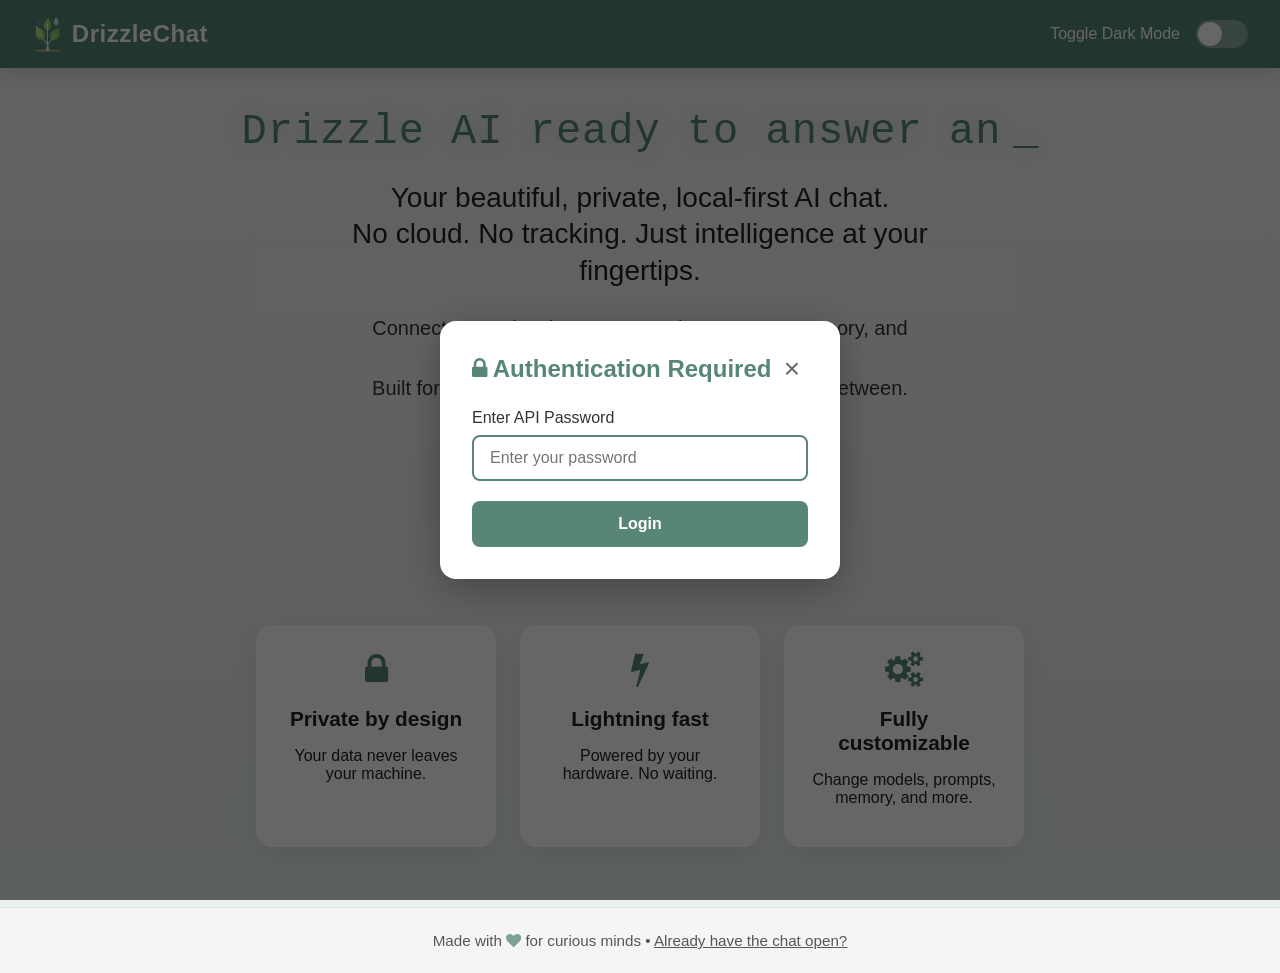
<file: public/index.html>
<!DOCTYPE html>
<html lang="en">
<head>
  <meta charset="UTF-8" />
  <meta name="viewport" content="width=device-width, initial-scale=1.0" />
  <title>DrizzleChat • Your Local AI Companion</title>
  <link rel="stylesheet" href="https://cdnjs.cloudflare.com/ajax/libs/font-awesome/4.7.0/css/font-awesome.min.css">
  <style>
    * {
      box-sizing: border-box;
    }

    :root {
      --accent: #578676;
    }

    body {
      margin: 0;
      font-family: Arial, sans-serif;
      background: #f5f5f5;
      color: #222;
      min-height: 100vh;           /* Changed from height: 100vh */
      display: flex;
      flex-direction: column;
      overflow-y: auto;            /* Allow gentle scroll if needed instead of hidden */
      transition: background 0.4s ease;
    }

    /* Dark Mode */
    body.dark-mode {
      background: rgb(26, 26, 30);
      color: rgb(227, 227, 229);
    }

    body.dark-mode .top-nav {
      background: #578676;
    }

    body.dark-mode .hero {
      background: rgb(26, 26, 30);
    }

    body.dark-mode .hero h1,
    body.dark-mode .hero p,
    body.dark-mode .feature-card {
      color: rgb(227, 227, 229);
    }

    body.dark-mode .big-button {
      box-shadow: 0 10px 30px rgba(87, 134, 118, 0.5);
    }

    /* Top Navigation */
    .top-nav {
      height: 68px;
      background: #578676;
      color: white;
      display: flex;
      align-items: center;
      padding: 0 32px;
      box-shadow: 0 4px 20px rgba(0, 0, 0, 0.15);
      flex-shrink: 0;              /* Never shrink */
      z-index: 100;
    }

    .sidebar-title {
      display: flex;
      align-items: center;
      gap: 8px;
      font-weight: bold;
    }

    .title-text {
      font-size: 24px;
      letter-spacing: 0.5px;
    }

    .sidebar-logo {
      height: 38px;
      width: auto;
    }

    .nav-right {
      display: flex;
      align-items: center;
      gap: 16px;
      margin-left: auto;
    }

    .nav-link {
      color: white;
      text-decoration: none;
      font-weight: 500;
      transition: opacity 0.2s;
    }

    .nav-link:hover {
      opacity: 0.85;
    }

    /* Toggle button */
    .toggle-switch {
      position: relative;
      width: 52px;
      height: 28px;
      background: rgba(255,255,255,0.3);
      border-radius: 30px;
      cursor: pointer;
      transition: background 0.3s;
    }

    .toggle-switch::after {
      content: '';
      position: absolute;
      width: 24px;
      height: 24px;
      border-radius: 50%;
      background: white;
      top: 2px;
      left: 2px;
      transition: left 0.3s ease;
    }

    .toggle-switch.active {
      background: #fff;
    }

    .toggle-switch.active::after {
      left: 26px;
      background: #578676;
    }

    /* HERO SECTION */
    .hero {
      flex: 1;
      display: flex;
      flex-direction: column;
      align-items: center;
      justify-content: center;
      text-align: center;
      padding: 40px 20px 60px;     /* Balanced padding */
      background: linear-gradient(180deg, #f5f5f5 0%, #e8f1ec 100%);
      position: relative;
      overflow: hidden;
      min-height: 0;               /* Important for flex child */
    }

    body.dark-mode .hero {
      background: linear-gradient(180deg, rgb(26,26,30) 0%, rgb(32,36,34) 100%);
    }

    .hero-content {
      max-width: 820px;
      width: 100%;
      display: flex;
      flex-direction: column;
      align-items: center;
      gap: 24px;                   /* Replaced large fixed margins with gap */
    }

    #startTitle {
      font-size: 42px;
      font-weight: 500;
      color: #578676;
      font-family: "Courier New", Courier, monospace;
      letter-spacing: 1px;
      display: inline-flex;
      align-items: center;
      gap: 12px;
      text-shadow: 0 0 20px #5786764d;
      margin: 0;
    }

    body.dark-mode #startTitle {
      color: #7ac2a8;
    }

    #bannerText {
      white-space: nowrap;
    }

    #cursor {
      display: inline-block;
      width: 1ch;
      color: #578676;
      font-weight: bold;
      animation: blinkCursor 0.6s steps(1) infinite;
    }

    @keyframes blinkCursor {
      50% { opacity: 0; }
    }

    @keyframes buttonLaunch {
      0% {
        transform: scale(1);
      }
      30% {
        transform: scale(0.94);
      }
      100% {
        transform: scale(1.18);
        opacity: 0;
      }
    }

    @keyframes pageLaunch {
      0% {
        opacity: 1;
        transform: scale(1);
        filter: blur(0px);
      }
      100% {
        opacity: 0;
        transform: scale(1.04);
        filter: blur(4px);
      }
    }

    body.launching .top-nav,
    body.launching .hero,
    body.launching .footer {
      animation: pageLaunch 620ms cubic-bezier(0.25, 0.46, 0.45, 0.94) forwards;
    }

    .hero-tagline {
      font-size: 1.75rem;
      line-height: 1.3;
      max-width: 620px;
      margin: 0;
    }

    .hero-description {
      font-size: 1.25rem;
      line-height: 1.5;
      max-width: 560px;
      margin: 0;
      opacity: 0.9;
    }

    /* Big Start Button */
    .big-button {
      display: inline-flex;
      align-items: center;
      justify-content: center;
      gap: 16px;
      font-size: 28px;
      font-weight: 700;
      padding: 22px 72px;
      background: #578676;
      color: white;
      border: none;
      border-radius: 9999px;
      cursor: pointer;
      box-shadow: 0 12px 40px rgba(87, 134, 118, 0.4);
      transition: all 0.3s cubic-bezier(0.4, 0, 0.2, 1);
      position: relative;
      overflow: hidden;
      flex-shrink: 0;
    }

    .big-button:hover {
      transform: translateY(-6px) scale(1.05);
      box-shadow: 0 20px 50px rgba(87, 134, 118, 0.5);
    }

    .big-button:active {
      transform: scale(0.92);
    }

    .big-button::after {
      content: '';
      position: absolute;
      top: 50%;
      left: 50%;
      width: 0;
      height: 0;
      background: rgba(255,255,255,0.3);
      border-radius: 50%;
      transform: translate(-50%, -50%);
      opacity: 0;
      transition: all 0.6s ease;
      pointer-events: none;
    }

    .big-button.ripple::after {
      width: 300px;
      height: 300px;
      opacity: 0;
    }

    .big-button.launching {
      animation: buttonLaunch 620ms cubic-bezier(0.25, 0.46, 0.45, 0.94) forwards;
      pointer-events: none;
    }

    .big-button i {
      font-size: 32px;
      transition: transform 0.3s ease;
    }

    .big-button:hover i {
      transform: rotate(360deg);
    }

    /* Features */
    .features {
      display: flex;
      gap: 24px;
      justify-content: center;
      flex-wrap: wrap;
      width: 100%;
      max-width: 820px;
      margin-top: 16px;            /* Reduced */
    }

    .feature-card {
      background: white;
      border-radius: 16px;
      padding: 24px 28px;
      width: 240px;
      box-shadow: 0 8px 25px rgba(0,0,0,0.08);
      transition: all 0.3s ease;
      flex-shrink: 0;
    }

    body.dark-mode .feature-card {
      background: rgb(34, 35, 39);
      box-shadow: 0 8px 25px rgba(0,0,0,0.4);
    }

    .feature-card:hover {
      transform: translateY(-8px);
      box-shadow: 0 16px 35px rgba(87, 134, 118, 0.25);
    }

    .feature-icon {
      font-size: 36px;
      color: #578676;
      margin-bottom: 16px;
    }

    body.dark-mode .feature-icon {
      color: #7ac2a8;
    }

    .feature-card h3 {
      margin: 0 0 12px;
      font-size: 1.3rem;
    }

    /* Footer */
    .footer {
      padding: 24px 20px;
      text-align: center;
      font-size: 0.95rem;
      opacity: 0.75;
      border-top: 1px solid #ddd;
      flex-shrink: 0;              /* Never shrink */
    }

    body.dark-mode .footer {
      border-top-color: #333;
    }

    /* Responsive adjustments for short screens */
    @media (max-height: 760px) {
      #startTitle {
        font-size: 36px;
      }
      .hero-tagline {
        font-size: 1.5rem;
      }
      .hero-description {
        font-size: 1.1rem;
      }
      .big-button {
        font-size: 24px;
        padding: 18px 56px;
      }
      .features {
        gap: 16px;
        margin-top: 8px;
      }
      .feature-card {
        width: 220px;
        padding: 20px 24px;
      }
      .hero {
        padding-top: 20px;
        padding-bottom: 40px;
      }
    }

    @media (max-width: 768px) {
      .hero {
        padding: 30px 20px 50px;
      }
      .features {
        gap: 16px;
      }
      .feature-card {
        width: 100%;
        max-width: 280px;
      }
    }

    @media (max-height: 640px) {
      .hero-content {
        gap: 16px;
      }
      .features {
        margin-top: 0;
      }
    }

    /* Password Modal */
    #passwordModal {
      display: none;
      position: fixed;
      top: 0;
      left: 0;
      width: 100%;
      height: 100%;
      background: rgba(0, 0, 0, 0.6);
      z-index: 1000;
      align-items: center;
      justify-content: center;
    }

    #passwordModal.open {
      display: flex;
    }

    .password-modal-content {
      background: white;
      padding: 32px;
      border-radius: 16px;
      max-width: 400px;
      width: 90%;
      box-shadow: 0 10px 40px rgba(0, 0, 0, 0.3);
    }

    body.dark-mode .password-modal-content {
      background: rgb(34, 35, 39);
    }

    .password-modal-header {
      display: flex;
      justify-content: space-between;
      align-items: center;
      margin-bottom: 24px;
    }

    .password-modal-header h2 {
      margin: 0;
      font-size: 24px;
      color: #578676;
    }

    body.dark-mode .password-modal-header h2 {
      color: #7ac2a8;
    }

    .password-modal-header .close-btn {
      background: none;
      border: none;
      font-size: 28px;
      cursor: pointer;
      color: #666;
      padding: 0;
      width: 32px;
      height: 32px;
      display: flex;
      align-items: center;
      justify-content: center;
      border-radius: 4px;
      transition: background 0.2s;
    }

    .password-modal-header .close-btn:hover {
      background: rgba(0, 0, 0, 0.05);
    }

    body.dark-mode .password-modal-header .close-btn:hover {
      background: rgba(255, 255, 255, 0.1);
    }

    .password-input-wrapper {
      margin-bottom: 20px;
    }

    .password-input-wrapper label {
      display: block;
      margin-bottom: 8px;
      font-weight: 500;
      color: #333;
    }

    body.dark-mode .password-input-wrapper label {
      color: rgb(227, 227, 229);
    }

    #passwordInput {
      width: 100%;
      padding: 12px 16px;
      font-size: 16px;
      border: 2px solid #ddd;
      border-radius: 8px;
      box-sizing: border-box;
      transition: border-color 0.2s;
    }

    #passwordInput:focus {
      outline: none;
      border-color: #578676;
    }

    body.dark-mode #passwordInput {
      background: rgb(26, 26, 30);
      border-color: #444;
      color: rgb(227, 227, 229);
    }

    .password-error {
      color: #d32f2f;
      font-size: 14px;
      margin-top: 8px;
      display: none;
    }

    .password-error.visible {
      display: block;
    }

    .password-submit-btn {
      width: 100%;
      padding: 14px;
      font-size: 16px;
      font-weight: 600;
      background: #578676;
      color: white;
      border: none;
      border-radius: 8px;
      cursor: pointer;
      transition: all 0.2s;
    }

    .password-submit-btn:hover {
      background: #4a7265;
      transform: translateY(-1px);
      box-shadow: 0 4px 12px rgba(87, 134, 118, 0.3);
    }

    .password-submit-btn:active {
      transform: translateY(0);
    }
  </style>
</head>
<body>

  <!-- Top Navigation -->
  <div class="top-nav">
    <div class="sidebar-title">
      <img src="../public/media/drizzle_logo_2.png" alt="Drizzle AI Logo" class="sidebar-logo">
      <span class="title-text">DrizzleChat</span>
    </div>

    <div class="nav-right">
      <a href="../public/pages/chat.html" class="nav-link">Toggle Dark Mode</a>
      <div class="toggle-switch" id="darkToggle" onclick="toggleDarkMode(event)"></div>
    </div>
  </div>

  <!-- Hero -->
  <div class="hero">
    <div class="hero-content">
      <h1 id="startTitle">
        <span id="bannerText">Drizzle AI ready to meet you</span>
        <span id="cursor">_</span>
      </h1>

      <p class="hero-tagline">
        Your beautiful, private, local-first AI chat.<br>
        No cloud. No tracking. Just intelligence at your fingertips.
      </p>

      <p class="hero-description">
        Connect to any local LLM. Customize prompts, memory, and backend in seconds.<br>
        Built for power users, plant lovers, and everyone in between.
      </p>

      <button id="startBtn" class="big-button" onclick="startChat()">
        <span>Start chatting</span>
        <i class="fa fa-arrow-right"></i>
      </button>

      <p style="margin-top: 24px; font-size: 1rem; opacity: 0.7;">
        Runs instantly • 100% local • Open source
      </p>

      <div class="features">
        <div class="feature-card">
          <div class="feature-icon"><i class="fa fa-lock"></i></div>
          <h3>Private by design</h3>
          <p>Your data never leaves your machine.</p>
        </div>
        <div class="feature-card">
          <div class="feature-icon"><i class="fa fa-bolt"></i></div>
          <h3>Lightning fast</h3>
          <p>Powered by your hardware. No waiting.</p>
        </div>
        <div class="feature-card">
          <div class="feature-icon"><i class="fa fa-cogs"></i></div>
          <h3>Fully customizable</h3>
          <p>Change models, prompts, memory, and more.</p>
        </div>
      </div>
    </div>
  </div>

  <!-- Footer -->
  <div class="footer">
    Made with <i class="fa fa-heart" style="color:#578676"></i> for curious minds • 
    <a href="../public/pages/chat.html" style="color:inherit; text-decoration:underline;">Already have the chat open?</a>
  </div>

  <!-- Password Modal -->
  <div id="passwordModal">
    <div class="password-modal-content">
      <div class="password-modal-header">
        <h2><i class="fa fa-lock"></i> Authentication Required</h2>
        <button class="close-btn" onclick="closePasswordModal()">×</button>
      </div>
      <div class="password-input-wrapper">
        <label for="passwordInput">Enter API Password</label>
        <input type="password" id="passwordInput" placeholder="Enter your password" />
        <div id="passwordError" class="password-error">Invalid password. Please try again.</div>
      </div>
      <button class="password-submit-btn" onclick="submitPassword()">Login</button>
    </div>
  </div>

  <script>
    function toggleDarkMode(e) {
      e.stopImmediatePropagation();
      const toggle = document.getElementById("darkToggle");
      toggle.classList.toggle("active");
      document.body.classList.toggle("dark-mode");
      
      if (document.body.classList.contains("dark-mode")) {
        localStorage.setItem("darkMode", "enabled");
      } else {
        localStorage.setItem("darkMode", "disabled");
      }
    }

    let latestBannerTexts = [
      "Drizzle AI ready to answer anything",
      "Drizzle AI ready to help with plants",
      "Drizzle AI ready to brainstorm ideas",
      "Drizzle AI ready to code with you",
      "Drizzle AI ready to explore knowledge",
      "Drizzle AI ready to be your companion"
    ];
    let currentBannerIndex = 0;

    function getNextBanner() {
      const banner = latestBannerTexts[currentBannerIndex];
      currentBannerIndex = (currentBannerIndex + 1) % latestBannerTexts.length;
      return banner;
    }

    function typewriterLoop() {
      const typingSpeed = 42;
      const deletingSpeed = 24;
      const displayDuration = 3200;

      const textEl = document.getElementById("bannerText");
      const cursor = document.getElementById("cursor");
      let currentText = "Drizzle AI ready to meet you";

      function type(textToUse) {
        return new Promise(resolve => {
          let i = 0;
          const interval = setInterval(() => {
            textEl.textContent = textToUse.slice(0, i);
            i++;
            if (i > textToUse.length) {
              clearInterval(interval);
              resolve();
            }
          }, typingSpeed);
        });
      }

      function deleteText() {
        return new Promise(resolve => {
          let i = currentText.length;
          const interval = setInterval(() => {
            textEl.textContent = currentText.slice(0, i);
            i--;
            if (i < 0) {
              clearInterval(interval);
              resolve();
            }
          }, deletingSpeed);
        });
      }

      async function loop() {
        while (true) {
          const next = getNextBanner();
          currentText = next;
          await type(next);

          for (let i = 0; i < 3; i++) {
            cursor.style.opacity = "0";
            await new Promise(r => setTimeout(r, 220));
            cursor.style.opacity = "1";
            await new Promise(r => setTimeout(r, 220));
          }

          await new Promise(r => setTimeout(r, displayDuration));
          await deleteText();
          await new Promise(r => setTimeout(r, 380));
        }
      }
      loop();
    }

    let isAuthenticated = false;

    async function checkAuthentication() {
      const apiBase = localStorage.getItem("apiBase") || "http://127.0.0.1:5000";
      const savedPassword = localStorage.getItem("apiPassword");

      if (!savedPassword) {
        return false;
      }

      try {
        const response = await fetch(`${apiBase}/login`, {
          method: "POST",
          headers: { "Content-Type": "application/json" },
          credentials: "include",
          body: JSON.stringify({ password: savedPassword }),
        });

        if (response.ok) {
          isAuthenticated = true;
          return true;
        } else {
          isAuthenticated = false;
          localStorage.removeItem("apiPassword");
          return false;
        }
      } catch (error) {
        console.error("Authentication check failed:", error);
        isAuthenticated = false;
        return false;
      }
    }

    function openPasswordModal() {
      document.getElementById("passwordModal").classList.add("open");
      document.getElementById("passwordInput").value = "";
      document.getElementById("passwordError").classList.remove("visible");
      document.getElementById("passwordInput").focus();
    }

    function closePasswordModal() {
      document.getElementById("passwordModal").classList.remove("open");
    }

    async function submitPassword() {
      const passwordInput = document.getElementById("passwordInput");
      const password = passwordInput.value.trim();
      const passwordError = document.getElementById("passwordError");

      if (!password) {
        passwordError.textContent = "Please enter a password.";
        passwordError.classList.add("visible");
        return;
      }

      const apiBase = localStorage.getItem("apiBase") || "http://127.0.0.1:5000";

      try {
        const response = await fetch(`${apiBase}/login`, {
          method: "POST",
          headers: { "Content-Type": "application/json" },
          credentials: "include",
          body: JSON.stringify({ password }),
        });

        if (response.ok) {
          localStorage.setItem("apiPassword", password);
          isAuthenticated = true;
          closePasswordModal();
        } else {
          passwordError.textContent = "Invalid password. Please try again.";
          passwordError.classList.add("visible");
          passwordInput.value = "";
        }
      } catch (error) {
        passwordError.textContent = "Connection failed. Please check your API base URL.";
        passwordError.classList.add("visible");
      }
    }

    document.getElementById("passwordInput")?.addEventListener("keydown", function(e) {
      if (e.key === "Enter") {
        submitPassword();
      }
    });

    function startChat() {
      if (!isAuthenticated) {
        openPasswordModal();
        return;
      }

      const btn = document.getElementById("startBtn");
      btn.classList.add("ripple");
      btn.classList.add("launching");
      document.body.classList.add("launching");
      btn.disabled = true;
      setTimeout(() => btn.classList.remove("ripple"), 600);

      setTimeout(() => {
        window.location.href = "../public/pages/chat.html";
      }, 620);
    }

    window.addEventListener("DOMContentLoaded", async () => {
      const savedDark = localStorage.getItem("darkMode");
      if (savedDark === "enabled") {
        document.body.classList.add("dark-mode");
        document.getElementById("darkToggle").classList.add("active");
      }

      typewriterLoop();

      document.addEventListener("keydown", (e) => {
        if (e.key === "/" && document.activeElement.tagName === "BODY") {
          e.preventDefault();
          startChat();
        }
      });

      isAuthenticated = await checkAuthentication();
      
      if (!isAuthenticated) {
        openPasswordModal();
      }

      console.log("%c🚀 Welcome to DrizzleChat – the most beautiful local AI experience.", "color:#578676; font-size:13px; font-family:monospace");
    });
  </script>
</body>
</html>
</file>
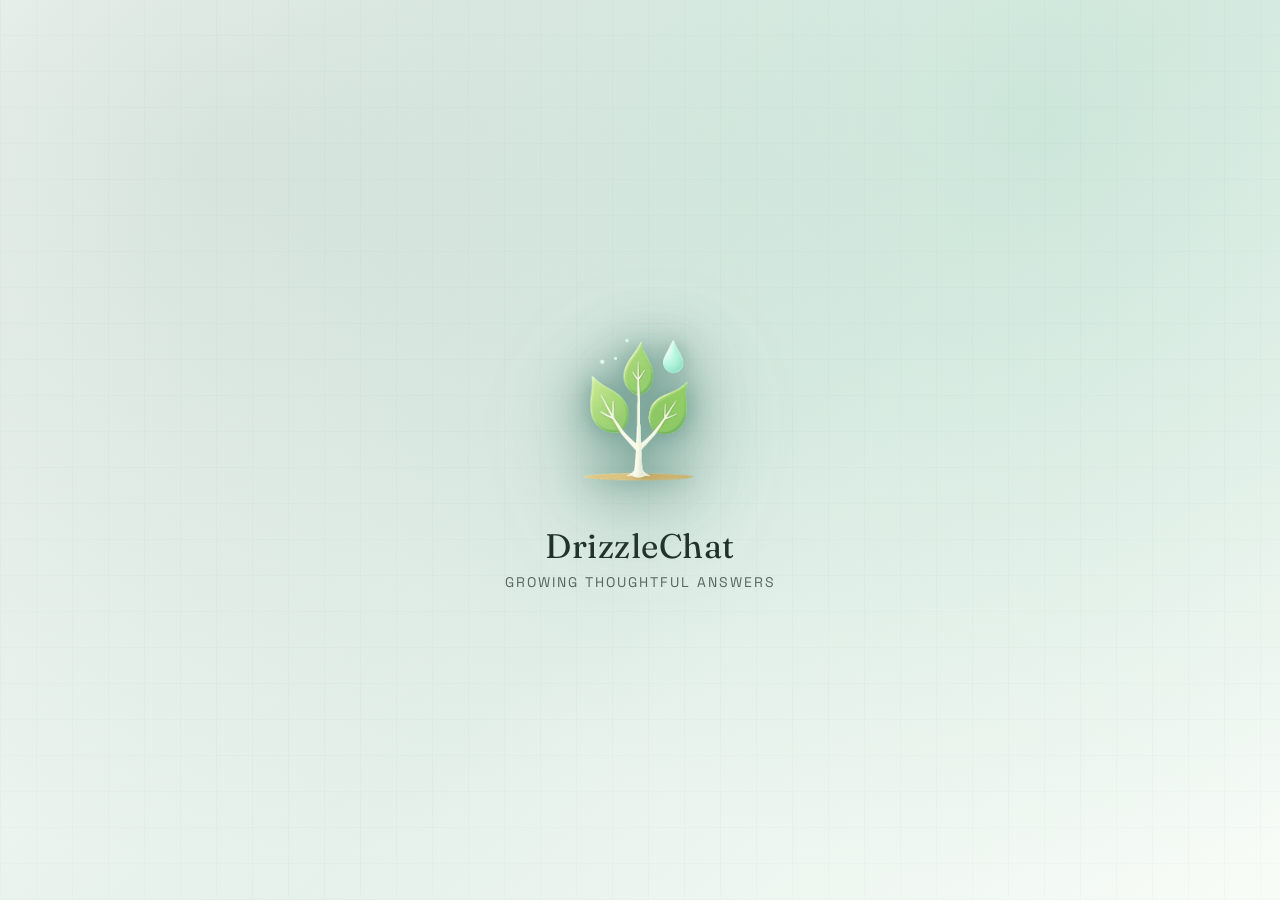
<file: public/pages/chat.html>
<!DOCTYPE html>
<html lang="en">
<head>
  <meta charset="UTF-8" />
  <title>DrizzleChat</title>
  <meta name="viewport" content="width=device-width, initial-scale=" />
  <link rel="preconnect" href="https://fonts.googleapis.com">
  <link rel="preconnect" href="https://fonts.gstatic.com" crossorigin>
  <link href="https://fonts.googleapis.com/css2?family=Fraunces:wght@400;600&family=Space+Grotesk:wght@400;600&display=swap" rel="stylesheet">
  <link rel="stylesheet" href="https://cdnjs.cloudflare.com/ajax/libs/font-awesome/4.7.0/css/font-awesome.min.css">
  <link rel="stylesheet" href="./styles.css">
</head>

<body>

<!-- Startup Splash -->
<div id="startupSplash" aria-hidden="true">
  <div class="startup-content">
    <div class="startup-orbit">
      <img src="../media/drizzle_logo_3.png" alt="Drizzle AI logo" class="startup-logo">
    </div>
    <div class="startup-text">
      <div class="startup-title">DrizzleChat</div>
      <div class="startup-subtitle">Growing thoughtful answers</div>
    </div>
  </div>
</div>

<audio id="my_audio" preload="auto" autoplay muted playsinline src="../media/SproutStart.mp3"></audio>

<!-- Sidebar -->
<div id="sidebar">
  <div class="sidebar-inner">
    <header>
    <div class="sidebar-title">
      <img src="../media/drizzle_logo_2.png" alt="Drizzle AI Logo" class="sidebar-logo">
      <span class="title-text">DrizzleChat</span>
    </div>
    </header>

    <div id="newConversation" onclick="createConversation()"><i class="fa fa-plus"></i> New Conversation</div>
    <div id="heartbeat" onclick="openHeartbeat()"><i class="fa fa-heart"></i> Heartbeat</div>
    <div id="conversations">
    </div>

    <div id="logs" onclick="openLogs()"><i class="fa fa-file-text-o"></i> Logs</div>
    <div id="settings" onclick="openSettings()"><i class="fa fa-gear"></i> Settings</div>
  </div>
</div>

<!-- Toggle Button -->
<div id="sidebarToggle" onclick="toggleSidebar()">☰</div>

<!-- Main Chat -->
<div id="chatContainer">
  <div id="chatHeader">Plant Care Help</div>

  <div id="startScreen">
    <h1 id="startTitle">
      <span id="bannerText">Drizzle AI ready...</span><span id="cursor">_</span>
    </h1>

    <div class="start-input-wrapper">
      <textarea
        id="startInput"
        class="chat-input-clone"
        placeholder="Ask DrizzleChat..."
        rows="1"
      ></textarea>

      <button class="send-btn-clone" onclick="sendFromStart()">Send</button>
    </div>
  </div>

  <div id="chatMessages"></div>

  <div id="chatInputArea">
    <select id="modelMenu" title="Chat model">
      <option value="">Loading models...</option>
    </select>
    <textarea
    id="chatInput"
    placeholder="Ask DrizzleChat..."
    rows="1"
    ></textarea>
    <button id="sendBtn" onclick="sendChat()">Send</button>
  </div>
</div>

<!-- Settings Modal -->
<div id="settingsModal" onclick="closeSettingsOnOutside(event)">
  <div class="modal-content">
    <div class="modal-header">
      <h2><i class="fa fa-gear"></i> Settings</h2>
      <button class="close-btn" onclick="closeSettings()">×</button>
    </div>
    <div class="setting-item">
      <span><i class="fa fa-gear"></i> Dark Mode</span>
      <div class="toggle-switch" onclick="toggleDarkMode(event)"></div>
    </div>
    <div id="toolsSettings">
      <div class="setting-item">
        <span><i class="fa fa-wrench"></i> Tools</span>
      </div>
      <div id="toolsList"></div>
    </div>
    <div class="setting-item">
      <label for="apiBaseInput">🔗 API Base</label>
      <input id="apiBaseInput" type="text" placeholder="http://127.0.0.1:5000" />
    </div>
    <div class="setting-item">
      <label for="apiPasswordInput">🔒 API Password</label>
      <input id="apiPasswordInput" type="password" placeholder="Enter password" />
    </div>
    <div class="setting-item">
      <span id="authStatus" class="setting-status">Not authenticated</span>
      <button id="authActionBtn" class="settings-action-btn" onclick="handleAuthAction()">Login</button>
    </div>
    <div class="setting-item">
      <label for="apiBaseInput">🔗 API Base</label>
      <input id="apiBaseInput" type="text" placeholder="http://127.0.0.1:5000" />
    </div>
    <div class="setting-item">
      <span>🔊 Notification Sound</span>
      <span id="soundStatus" class="setting-status">Default sound</span>
    </div>
    <div class="setting-item">
      <span><i class="fa fa-trash" aria-hidden="true"></i> Clear History</span>
      <button class="settings-action-btn" onclick="clearChatHistory()">Clear</button>
    </div>
    <div class="setting-item">
      <span><i class="fa fa-code" aria-hidden="true"></i> Backend Config</span>
      <button class="settings-action-btn" onclick="openConfigEditor()">Edit</button>
    </div>
  </div>
</div>

 <!-- Config Editor Modal -->
  <div id="configModal" onclick="closeConfigOnOutside(event)">
    <div class="config-modal-content">
      <div class="modal-header">
        <h2><i class="fa fa-code" aria-hidden="true"></i> Edit Backend Config</h2>
        <button class="close-btn" onclick="closeConfigEditor()">×</button>
      </div>
      <p class="config-hint">These fields come from backend config.json. Change values and click Save. Simple labels are shown first, and every field path is shown below each input.</p>
      <div id="configForm" class="config-form"></div>
      <div id="configEditorStatus"></div>
      <div class="config-editor-actions">
        <button class="settings-action-btn secondary" onclick="loadBackendConfig()">Reload</button>
        <button class="settings-action-btn secondary" onclick="restoreBackendConfigDefaults()">Restore defaults</button>
        <button class="settings-action-btn" onclick="saveBackendConfig()">Save changes</button>
      </div>
    </div>
  </div>

  <!-- Logs Modal -->
  <div id="logsModal" onclick="closeLogsOnOutside(event)">
    <div class="logs-modal-content">
      <div class="logs-modal-header">
        <h2><i class="fa fa-file-text-o"></i> Server Logs</h2>
        <button class="close-btn" onclick="closeLogs()">×</button>
      </div>
      <div id="logsContent" class="logs-content">Loading logs...</div>
      <div class="logs-footer">
        <button class="refresh" onclick="loadLogs()">Refresh</button>
        <button class="secondary" onclick="closeLogs()">Close</button>
      </div>
    </div>
  </div>

  <!-- Heartbeat Modal -->
  <div id="heartbeatModal" onclick="closeHeartbeatOnOutside(event)">
    <div class="heartbeat-modal-content">
      <div class="heartbeat-modal-header">
        <h2><i class="fa fa-heart"></i> Heartbeat</h2>
        <button class="close-btn" onclick="closeHeartbeat()">×</button>
      </div>
      <div id="heartbeatContent" class="heartbeat-content">Loading heartbeat...</div>
      <div class="heartbeat-footer">
        <button class="refresh" onclick="loadHeartbeat()">Refresh</button>
        <button class="secondary" onclick="closeHeartbeat()">Close</button>
      </div>
    </div>
  </div>

  <div id="errorModal" onclick="closeErrorOnOutside(event)">
    <div class="modal-content">
      <div class="modal-header">
        <h2>Error</h2>
        <button class="close-btn" onclick="closeError()">×</button>
      </div>
      <div id="errorMessage"></div>
    </div>
  </div>

<script src="./scripts.js"></script>

</body>
</html>
</file>
<file: public/pages/styles.css>
* {
  box-sizing: border-box;
}

:root {
  --sprout-ink: #1f312a;
  --sprout-green: #578676;
  --sprout-mint: #a7d5c1;
  --sprout-cream: #f4f8f2;
  --sprout-circuit: rgba(87, 134, 118, 0.25);
  --startup-logo-glow: rgba(94, 143, 130, 0.72);
}

body {
  margin: 0;
  font-family: Arial, sans-serif;
  background: #f5f5f5;
  height: 100vh;
  display: flex;
  overflow: hidden;
}

/* Startup splash */
#startupSplash {
  position: fixed;
  inset: 0;
  z-index: 300;
  display: flex;
  align-items: center;
  justify-content: center;
  background:
    radial-gradient(circle at 18% 18%, rgba(87, 134, 118, 0.18), transparent 55%),
    radial-gradient(circle at 80% 12%, rgba(167, 213, 193, 0.4), transparent 60%),
    linear-gradient(135deg, #f7fbf6, #e5f1ea 55%, #f8fcf7);
  color: var(--sprout-ink);
  overflow: hidden;
}

#startupSplash::before {
  content: "";
  position: absolute;
  inset: 0;
  background:
    repeating-linear-gradient(90deg, rgba(87, 134, 118, 0.08) 0 1px, transparent 1px 36px),
    repeating-linear-gradient(0deg, rgba(87, 134, 118, 0.06) 0 1px, transparent 1px 36px);
  opacity: 0.4;
  animation: circuitSweep 10s linear infinite;
}

#startupSplash.startup-hide {
  pointer-events: none;
  animation: startupFadeOut 0.8s ease forwards;
}

.startup-content {
  position: relative;
  z-index: 1;
  display: flex;
  flex-direction: column;
  align-items: center;
  gap: 16px;
  text-align: center;
}

.startup-orbit {
  position: relative;
  width: 200px;
  height: 200px;
  display: flex;
  align-items: center;
  justify-content: center;
  filter: drop-shadow(0 22px 38px var(--startup-logo-glow));
  animation: orbitIn 1s ease-out forwards;
}

.startup-logo {
  width: 130px;
  height: auto;
  animation: logoFloat 2.6s ease-in-out infinite;
  filter:
    drop-shadow(0 0 10px rgba(94, 143, 130, 0.55))
    drop-shadow(0 0 24px var(--startup-logo-glow));
}

.startup-text {
  display: flex;
  flex-direction: column;
  gap: 6px;
}

.startup-title {
  font-family: "Fraunces", serif;
  font-size: 34px;
  letter-spacing: 0.5px;
}

.startup-subtitle {
  font-family: "Space Grotesk", sans-serif;
  font-size: 14px;
  text-transform: uppercase;
  letter-spacing: 2px;
  color: rgba(31, 49, 42, 0.7);
}

body.dark-mode #startupSplash {
  background:
    radial-gradient(circle at 20% 20%, rgba(87, 134, 118, 0.18), transparent 55%),
    radial-gradient(circle at 80% 10%, rgba(120, 170, 152, 0.25), transparent 60%),
    linear-gradient(135deg, #0c1613, #16231e 55%, #0f1b17);
  color: #d8ebe3;
}

body.dark-mode #startupSplash::before {
  background:
    repeating-linear-gradient(90deg, rgba(167, 213, 193, 0.08) 0 1px, transparent 1px 36px),
    repeating-linear-gradient(0deg, rgba(167, 213, 193, 0.06) 0 1px, transparent 1px 36px);
  opacity: 0.35;
}

body.dark-mode .startup-subtitle {
  color: rgba(216, 235, 227, 0.7);
}

@keyframes orbitIn {
  0% { opacity: 0; transform: scale(0.9); }
  100% { opacity: 1; transform: scale(1); }
}

@keyframes logoFloat {
  0%, 100% { transform: translateY(0) scale(1); }
  50% { transform: translateY(-8px) scale(1.02); }
}

@keyframes circuitSweep {
  0% { background-position: 0 0, 0 0; }
  100% { background-position: 120px 60px, -90px 40px; }
}

@keyframes startupFadeOut {
  0% { opacity: 1; visibility: visible; }
  100% { opacity: 0; visibility: hidden; transform: translateY(-10px); }
}

@media (prefers-reduced-motion: reduce) {
  #startupSplash,
  #startupSplash * {
    animation: none !important;
    transition: none !important;
  }
}

/* Dark Mode */
body.dark-mode {
  background: rgb(26, 26, 30);
}

body.dark-mode #chatContainer {
  background: rgb(26, 26, 30);
  color: rgb(227, 227, 229);
}

body.dark-mode #chatHeader {
  border-bottom-color: #333;
  color: rgb(227, 227, 229);
}

body.dark-mode #chatInputArea {
  border-top-color: #333;
}

body.dark-mode #chatInput {
  background: rgb(34, 35, 39);
  color: rgb(227, 227, 229);
  border-color: #333;
}

body.dark-mode #chatInput:focus {
  outline: none;
  border-color: #578676;
  box-shadow: 0 0 0 2px #5786764d;
}

body.dark-mode .msg.user {
  background: rgb(34, 35, 39);
  color: rgb(227, 227, 229);
  border: 1px solid #333;
}

body.dark-mode .modal-content {
  background: rgb(26, 26, 30);
  color: rgb(227, 227, 229);
  border: 1px solid #333;
}

body.dark-mode .close-btn {
  color: #999;
}

body.dark-mode .close-btn:hover {
  color: rgb(227, 227, 229);
}

body.dark-mode .setting-item {
  border-bottom-color: #333;
}

body.dark-mode #sidebarToggle {
  background: rgb(26, 26, 30);
  color: rgb(227, 227, 229);
}

/* Sidebar */
#sidebar {
  width: 260px;
  background: #578676;
  color: white;
  display: flex;
  flex-direction: column;
  transition: width 0.3s ease;
  overflow: hidden;
}

.sidebar-inner {
  width: 260px;
  height: 100%;
  display: flex;
  flex-direction: column;
}

#sidebar.collapsed {
  width: 0;
}

#sidebar header {
  height: 50px;
  padding: 16px;
  font-weight: bold;
  white-space: nowrap;
}

#conversations {
  flex: 1;
  overflow-y: auto;
}

#newConversation {
  padding: 12px 16px;
  cursor: pointer;
  border-top: 1px solid rgba(255,255,255,0.2);
  border-bottom: 1px solid rgba(255,255,255,0.2);
  font-weight: 600;
}

.conversation {
  padding: 12px 16px;
  cursor: pointer;
  border-top: 1px solid rgba(255,255,255,0.2);
  border-bottom: 1px solid rgba(255,255,255,0.2);
  display: flex;
  align-items: center;
  justify-content: space-between;
  gap: 8px;
}

.conversation-title {
  white-space: nowrap;
  overflow: hidden;
  text-overflow: ellipsis;
  flex: 1;
}

.conversation-rename {
  border: 0;
  background: transparent;
  color: inherit;
  cursor: pointer;
  opacity: 0.75;
  font-size: 12px;
  padding: 0;
}

.conversation-actions {
  display: flex;
  align-items: center;
  gap: 8px;
}

.conversation-delete {
  border: 0;
  background: transparent;
  color: inherit;
  cursor: pointer;
  opacity: 0.75;
  font-size: 12px;
  padding: 0;
}

.conversation-rename:hover {
  opacity: 1;
}

.conversation-delete:hover {
  opacity: 1;
}

.conversation.active {
  background: rgba(0,0,0,0.28);
}

.conversation-empty {
  opacity: 0.75;
  padding: 12px 16px;
}

#newConversation:hover,
.conversation:hover,
#heartbeat:hover {
  background: rgba(0,0,0,0.2);
}

#heartbeat {
  padding: 12px 16px;
  cursor: pointer;
  border-top: 1px solid rgba(255,255,255,0.2);
  border-bottom: 1px solid rgba(255,255,255,0.2);
}

#logs {
  padding: 12px 16px;
  cursor: pointer;
  border-top: 1px solid rgba(255,255,255,0.2);
  border-bottom: 1px solid rgba(255,255,255,0.2);
}

#logs:hover {
  background: rgba(0,0,0,0.2);
}

#settings {
  padding: 12px 16px;
  cursor: pointer;
  margin-top: auto;
  border-top: 1px solid rgba(255,255,255,0.2);
  border-bottom: 1px solid rgba(255,255,255,0.2);
}

#logs:hover,
#settings:hover {
  background: rgba(0,0,0,0.2);
}

/* Toggle button (ALWAYS visible) */
#sidebarToggle {
  position: absolute;
  top: 10px;
  left: 270px;
  width: 32px;
  height: 32px;
  background: white;
  color: #578676;
  border-radius: 0 6px 6px 0;
  display: flex;
  align-items: center;
  justify-content: center;
  cursor: pointer;
  transition: left 0.3s ease;
  z-index: 20;
  font-size: 35px;
}

#sidebar.collapsed + #sidebarToggle {
  left: 0;
  border-radius: 0 6px 6px 0;
}

/* Main chat */

#startScreen {
  flex: 1;
  display: flex;
  flex-direction: column;
  align-items: center;
  justify-content: center;
  gap: 20px;
  transition: opacity 0.3s ease;
}

#startTitle {
  font-size: 28px;
  font-weight: 500;
  color: #578676;
  font-family: "Courier New", Courier, monospace;
  letter-spacing: 0.5px;
  text-shadow:  0 0 0 10px #5786764d;
  display: inline-flex;
  align-items: center;
  gap: 10px;
}

.start-input-wrapper {
  display: flex;
  gap: 10px;
  width: 100%;
  max-width: 600px;
  align-items: flex-end;
}

/* reuse chat input styles */
.chat-input-clone {
  flex: 1;
  padding: 10px;
  border-radius: 8px;
  border: 1px solid #ccc;
  font-family: inherit;
  font-size: 14px;
  line-height: 1.4;
  resize: none;
}

/* reuse button styles */
.send-btn-clone {
  padding: 10px 16px;
  background: #578676;
  color: white;
  border: none;
  border-radius: 8px;
  cursor: pointer;
}

/* inherit styles from #chatInput */
#startInput {
  flex: 1;
  padding: 10px;
  border-radius: 8px;
  border: 1px solid #ccc;
  font-family: inherit;
  font-size: 14px;
  line-height: 1.4;
  resize: none;
}

#startInput:focus {
  outline: none;
  border-color: #578676;
  box-shadow: 0 0 0 2px #5786764d;
}

body.dark-mode #startInput {
  background: rgb(34, 35, 39);
  color: rgb(227, 227, 229);
  border-color: #333;
}

body.dark-mode #startInput:focus {
  outline: none;
  border-color: #578676;
  box-shadow: 0 0 0 2px #5786764d;
}

#chatContainer {
  flex: 1;
  display: flex;
  flex-direction: column;
  background: white;
}

#chatHeader {
  padding: 16px;
  border-bottom: 1px solid #ddd;
  font-weight: bold;
  display: flex;
  align-items: center;
  justify-content: center;
  text-align: center;
}

#chatMessages {
  flex: 1;
  padding: 20px;
  overflow-y: auto;
}

#chatMessages.hidden,
#chatInputArea.hidden {
  display: none;
}

.msg {
  max-width: 70%;
  margin-bottom: 12px;
  padding: 10px 14px;
  border-radius: 12px;
  overflow-wrap: anywhere;
  word-break: break-word;
  position: relative;
}

.msg .edit-btn {
  position: absolute;
  top: 4px;
  opacity: 0;
  transition: opacity 0.2s;
  background: transparent;
  border: none;
  cursor: pointer;
  padding: 4px 8px;
  font-size: 12px;
  border-radius: 4px;
}

.msg:hover .edit-btn {
  opacity: 1;
}

.msg.user .edit-btn {
  right: 8px;
  color: #555;
}

.msg.user .edit-btn:hover {
  background: rgba(0,0,0,0.1);
}

.msg.ai .edit-btn {
  left: 8px;
  color: rgba(255,255,255,0.8);
}

.msg.ai .edit-btn:hover {
  background: rgba(255,255,255,0.2);
}

body.dark-mode .msg.user .edit-btn {
  color: #aaa;
}

body.dark-mode .msg.user .edit-btn:hover {
  background: rgba(255,255,255,0.1);
}

.msg-edit-container {
  max-width: 70%;
  margin-bottom: 12px;
}

.msg-edit-container.user-side {
  margin-left: auto;
}

.msg-edit-container.ai-side {
  margin-right: auto;
}

.msg-edit-textarea {
  width: 100%;
  padding: 10px 14px;
  border-radius: 12px;
  border: 1px solid #ccc;
  font-family: inherit;
  font-size: 14px;
  line-height: 1.4;
  resize: vertical;
  min-height: 60px;
  max-height: 200px;
  overflow-y: auto;
}

.msg-edit-textarea:focus {
  outline: none;
  border-color: #578676;
  box-shadow: 0 0 0 2px #5786764d;
}

body.dark-mode .msg-edit-textarea {
  background: rgb(34, 35, 39);
  color: rgb(227, 227, 229);
  border-color: #333;
}

body.dark-mode .msg-edit-textarea:focus {
  border-color: #578676;
}

.msg-edit-actions {
  display: flex;
  gap: 8px;
  margin-top: 6px;
}

.msg-edit-container.user-side .msg-edit-actions {
  justify-content: flex-end;
}

.msg-edit-container.ai-side .msg-edit-actions {
  justify-content: flex-start;
}

.msg-edit-btn {
  padding: 6px 12px;
  border: none;
  border-radius: 6px;
  cursor: pointer;
  font-size: 13px;
}

.msg-edit-btn.save {
  background: #578676;
  color: white;
}

.msg-edit-btn.save:hover {
  filter: brightness(0.95);
}

.msg-edit-btn.cancel {
  background: #6c757d;
  color: white;
}

.msg-edit-btn.cancel:hover {
  filter: brightness(0.92);
}

.user {
  background: rgb(244, 244, 244);
  margin-left: auto;
}

.ai {
  background: #578676;
  color: white;
  margin-right: auto;
}

#chatInputArea {
  display: flex;
  align-items: flex-end;
  gap: 10px;
  padding: 12px;
  border-top: 1px solid #ddd;
}

#modelMenu {
  min-width: 180px;
  max-width: 240px;
  padding: 10px;
  border-radius: 8px;
  border: 1px solid #ccc;
  background: #fff;
  font-size: 13px;
}

#modelMenu:focus {
  outline: none;
  border-color: #578676;
  box-shadow: 0 0 0 2px #5786764d;
}

#chatInput {
  flex: 1;
  padding: 10px;
  border-radius: 8px;
  border: 1px solid #ccc;
  resize: none;
  font-family: inherit;
  font-size: 14px;
  line-height: 1.4;
  overflow-y: auto; /* scroll once max height reached */
}

#chatInput:focus {
  outline: none;
  border-color: #578676;
  box-shadow: 0 0 0 2px #5786764d;
}

#sendBtn {
  padding: 10px 16px;
  background: #578676;
  color: white;
  border: none;
  border-radius: 8px;
  cursor: pointer;
}

/* Title + logo container */
.sidebar-title {
  display: flex;
  align-items: center;
  gap: 1px;
  white-space: nowrap;
}

.title-text {
  font-size: 20px;
  font-weight: bold;
}

/* Small sidebar logo */
.sidebar-logo {
  height: 30px;
  width: auto;
  margin-top: -13px;
}

/* Settings Modal */
#settingsModal {
  display: none;
  position: fixed;
  top: 0;
  left: 0;
  width: 100%;
  height: 100%;
  background: rgba(0,0,0,0.5);
  z-index: 100;
  align-items: center;
  justify-content: center;
}

#settingsModal.open {
  display: flex;
}

.modal-content {
  background: white;
  padding: 24px;
  border-radius: 12px;
  width: 400px;
  max-width: 90%;
  box-shadow: 0 4px 20px rgba(0,0,0,0.3);
}

.modal-header {
  display: flex;
  justify-content: space-between;
  align-items: center;
  margin-bottom: 20px;
}

.modal-header h2 {
  margin: 0;
  font-size: 20px;
}

.close-btn {
  background: none;
  border: none;
  font-size: 24px;
  cursor: pointer;
  color: #666;
}

.close-btn:hover {
  color: #000;
}

.setting-item {
  display: flex;
  justify-content: space-between;
  align-items: center;
  padding: 12px 0;
  border-bottom: 1px solid #eee;
}

.setting-item input {
  width: 220px;
  padding: 6px 8px;
  border: 1px solid #ccc;
  border-radius: 6px;
}

.setting-status {
  font-weight: 600;
  color: #333;
}

.settings-action-btn {
  background: #578676;
  color: #fff;
  border: none;
  border-radius: 6px;
  padding: 6px 12px;
  cursor: pointer;
}

.settings-action-btn:hover {
  filter: brightness(0.95);
}

.settings-action-btn.secondary {
  background: #6c757d;
}

.settings-action-btn.secondary:hover {
  filter: brightness(0.92);
}

.setting-item:last-child {
  border-bottom: none;
}

.toggle-switch {
  position: relative;
  width: 50px;
  height: 26px;
  background: #ccc;
  border-radius: 13px;
  cursor: pointer;
  transition: background 0.3s;
}

.toggle-switch::after {
  content: '';
  position: absolute;
  width: 22px;
  height: 22px;
  border-radius: 50%;
  background: white;
  top: 2px;
  left: 2px;
  transition: left 0.3s;
}

.toggle-switch.active {
  background: #578676;
}

.toggle-switch.active::after {
  left: 26px;
}

body.dark-mode .setting-item input {
  background: rgb(26, 26, 30);
  color: rgb(227, 227, 229);
  border-color: #333;
}

body.dark-mode .setting-status {
  color: #ddd;
}

body.dark-mode #modelMenu {
  background: rgb(26, 26, 30);
  color: rgb(227, 227, 229);
  border-color: #333;
}

body.dark-mode #modelMenu:focus {
  outline: none;
  border-color: #578676;
  box-shadow: 0 0 0 2px #5786764d;
}

@media (max-width: 720px) {
  #chatInputArea {
    flex-wrap: wrap;
  }

  #modelMenu {
    width: 100%;
    max-width: none;
    order: 3;
  }

  #chatInput {
    min-width: 0;
    width: calc(100% - 96px);
  }
}

/* Config editor modal */
#configModal {
  display: none;
  position: fixed;
  top: 0;
  left: 0;
  width: 100%;
  height: 100%;
  background: rgba(0,0,0,0.5);
  z-index: 120;
  align-items: center;
  justify-content: center;
}

#configModal.open {
  display: flex;
}

.config-modal-content {
  background: white;
  padding: 24px;
  border-radius: 12px;
  width: 720px;
  max-width: 95%;
  max-height: 88vh;
  overflow-y: auto;
  box-shadow: 0 4px 20px rgba(0,0,0,0.3);
}

.config-hint {
  margin: 0 0 12px 0;
  font-size: 13px;
  color: #444;
}

.config-form {
  display: grid;
  grid-template-columns: 1fr;
  gap: 12px;
}

.config-field {
  display: flex;
  flex-direction: column;
  gap: 6px;
}

.config-field label {
  font-weight: 600;
  font-size: 13px;
}

.config-field input,
.config-field textarea,
.config-field select {
  width: 100%;
  border: 1px solid #ccc;
  border-radius: 8px;
  padding: 8px 10px;
  font-size: 13px;
  font-family: inherit;
  background: #fff;
  color: #111;
}

.config-field textarea {
  min-height: 88px;
  resize: vertical;
  font-family: Consolas, Monaco, monospace;
}

.config-meta {
  font-size: 11px;
  color: #666;
}

#configEditorStatus {
  margin-top: 10px;
  min-height: 18px;
  font-size: 12px;
  color: #444;
}

#configEditorStatus.error {
  color: #c62828;
}

.config-editor-actions {
  margin-top: 14px;
  display: flex;
  gap: 8px;
  justify-content: flex-end;
  flex-wrap: wrap;
}

body.dark-mode .config-modal-content {
  background: rgb(26, 26, 30);
  color: rgb(227, 227, 229);
  border: 1px solid #333;
}

body.dark-mode .config-hint,
body.dark-mode .config-meta,
body.dark-mode #configEditorStatus {
  color: #ddd;
}

body.dark-mode #configEditorStatus.error {
  color: #ff8a80;
}

body.dark-mode .config-field input,
body.dark-mode .config-field textarea,
body.dark-mode .config-field select {
  background: rgb(26, 26, 30);
  color: rgb(227, 227, 229);
  border-color: #333;
}

/* Logs Modal */
#logsModal {
  display: none;
  position: fixed;
  top: 0;
  left: 0;
  width: 100%;
  height: 100%;
  background: rgba(0,0,0,0.5);
  z-index: 110;
  align-items: center;
  justify-content: center;
}

#logsModal.open {
  display: flex;
}

.logs-modal-content {
  background: white;
  padding: 24px;
  border-radius: 12px;
  width: 720px;
  max-width: 95%;
  max-height: 88vh;
  overflow: hidden;
  box-shadow: 0 4px 20px rgba(0,0,0,0.3);
  display: flex;
  flex-direction: column;
}

.logs-modal-header {
  display: flex;
  justify-content: space-between;
  align-items: center;
  margin-bottom: 16px;
}

.logs-modal-header h2 {
  margin: 0;
  font-size: 20px;
}

.logs-content {
  flex: 1;
  background: #1e1e1e;
  color: #d4d4d4;
  border-radius: 8px;
  padding: 12px;
  overflow-y: auto;
  font-family: Consolas, Monaco, monospace;
  font-size: 13px;
  line-height: 1.5;
  white-space: pre-wrap;
  word-break: break-all;
  max-height: 50vh;
}

.logs-footer {
  margin-top: 12px;
  display: flex;
  gap: 8px;
  justify-content: flex-end;
}

.logs-footer button {
  padding: 6px 12px;
  border: none;
  border-radius: 6px;
  cursor: pointer;
  font-size: 13px;
}

.logs-footer button.secondary {
  background: #578676;
  color: #fff;
}

.logs-footer button.secondary:hover {
  filter: brightness(0.92);
}

.logs-footer button.refresh {
  background: #578676;
  color: #fff;
}

.logs-footer button.refresh:hover {
  filter: brightness(0.95);
}

body.dark-mode .logs-modal-content {
  background: rgb(26, 26, 30);
  color: rgb(227, 227, 229);
  border: 1px solid #333;
}

body.dark-mode .logs-content {
  background: #111;
  color: #d4d4d4;
}

#errorModal {
  display: none;
  position: fixed;
  top: 0;
  left: 0;
  width: 100%;
  height: 100%;
  background: rgba(0,0,0,0.5); /* dark overlay */
  z-index: 200;           /* above everything */
  align-items: center;
  justify-content: center;
}

#errorModal.open {
  display: flex;
}

#errorMessage {
  color: #c62828;
  margin-top: 10px;
}

#cursor {
  display: inline-block;
  width: 1ch;
  color: #578676;
  font-weight: bold;
}

.blink {
  animation: blinkCursor 0.5s steps(1) infinite;
}

@keyframes blinkCursor {
  50% { opacity: 0; }
}

#toolsSettings {
  margin-top: 8px;
}

.tool-item {
  display: flex;
  justify-content: space-between;
  align-items: center;
  padding: 10px 0;
  border-bottom: 1px solid #eee;
  padding-left: 24px;
}

.tool-item:last-child {
  border-bottom: none;
}

.tool-name {
  font-size: 14px;
  color: #333;
}

.tool-item.error,
.tool-item.empty {
  justify-content: flex-start;
  padding-left: 24px;
  font-size: 13px;
}

.tool-item.error {
  color: #c62828;
}

.tool-item.empty {
  color: #666;
  font-style: italic;
}

body.dark-mode .tool-item {
  border-bottom-color: #333;
}

body.dark-mode .tool-name {
  color: #ddd;
}

body.dark-mode .tool-item.empty {
  color: #888;
}

/* Heartbeat Modal */
#heartbeatModal {
  display: none;
  position: fixed;
  top: 0;
  left: 0;
  width: 100%;
  height: 100%;
  background: rgba(0,0,0,0.5);
  z-index: 115;
  align-items: center;
  justify-content: center;
}

#heartbeatModal.open {
  display: flex;
}

.heartbeat-modal-content {
  background: white;
  padding: 24px;
  border-radius: 12px;
  width: 600px;
  max-width: 95%;
  max-height: 88vh;
  overflow: hidden;
  box-shadow: 0 4px 20px rgba(0,0,0,0.3);
  display: flex;
  flex-direction: column;
}

.heartbeat-modal-header {
  display: flex;
  justify-content: space-between;
  align-items: center;
  margin-bottom: 16px;
}

.heartbeat-modal-header h2 {
  margin: 0;
  font-size: 20px;
}

.heartbeat-content {
  flex: 1;
  background: #f5f5f5;
  border-radius: 8px;
  padding: 16px;
  overflow-y: auto;
  font-family: inherit;
  font-size: 14px;
  line-height: 1.6;
  border: 1px solid #ddd;
}

.heartbeat-status.success {
  color: #2e7d32;
}

.heartbeat-status.error {
  color: #c62828;
}

.heartbeat-footer {
  margin-top: 12px;
  display: flex;
  gap: 8px;
  justify-content: flex-end;
}

.heartbeat-footer button {
  padding: 6px 12px;
  border: none;
  border-radius: 6px;
  cursor: pointer;
  font-size: 13px;
}

.heartbeat-footer button.secondary {
  background: #578676;
  color: #fff;
}

.heartbeat-footer button.secondary:hover {
  filter: brightness(0.92);
}

.heartbeat-footer button.refresh {
  background: #578676;
  color: #fff;
}

.heartbeat-footer button.refresh:hover {
  filter: brightness(0.95);
}

body.dark-mode .heartbeat-modal-content {
  background: rgb(26, 26, 30);
  color: rgb(227, 227, 229);
  border: 1px solid #333;
}

body.dark-mode .heartbeat-content {
  background: #111;
  color: #d4d4d4;
  border-color: #333;
}

body.dark-mode .heartbeat-status.success {
  color: #81c784;
}

body.dark-mode .heartbeat-status.error {
  color: #e57373;
}
</file>
